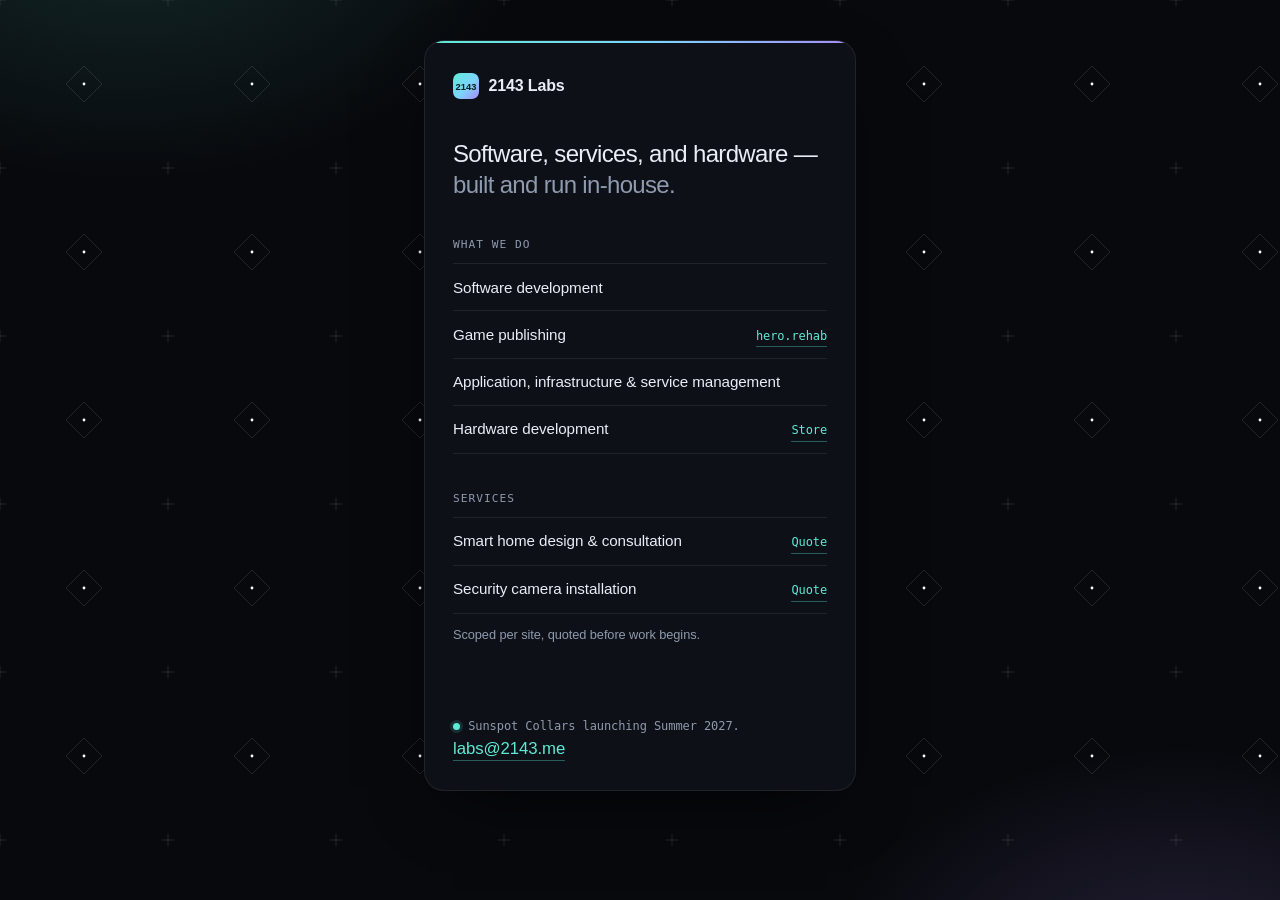
<file: index.html>
<!doctype html>
<html lang="en">
<head>
  <meta charset="utf-8">
  <meta name="viewport" content="width=device-width, initial-scale=1">
  <title>2143 Labs</title>
  <meta name="description" content="Software development, game publishing, infrastructure, hardware, and on-site services from 2143 Labs.">
  <meta name="theme-color" content="#08090d">
  <meta name="color-scheme" content="dark">
  <link rel="icon" href="/favicon.svg" type="image/svg+xml">
  <link rel="canonical" href="https://labs.2143.me/">
  <meta property="og:type" content="website">
  <meta property="og:title" content="2143 Labs">
  <meta property="og:description" content="Software development, game publishing, infrastructure, hardware, and on-site services.">
  <meta property="og:url" content="https://labs.2143.me/">
  <link rel="stylesheet" href="/style.css">
</head>
<body>
  <main class="viewport">
    <header class="brand">
      <img src="/favicon.svg" alt="" width="26" height="26">
      <span>2143 Labs</span>
    </header>

    <p class="lede">
      Software, services, and hardware —
      <span class="lede__tail">built and run in-house.</span>
    </p>

    <h2 class="section">What we do</h2>
    <ul class="products">
      <li><span>Software development</span></li>
      <li><span>Game publishing</span> <a class="detail" href="https://hero.rehab">hero.rehab</a></li>
      <li><span>Application, infrastructure &amp; service management</span></li>
      <li><span>Hardware development</span> <a class="detail" href="/store/">Store</a></li>
    </ul>

    <h2 class="section">Services</h2>
    <ul class="products">
      <li>
        <span>Smart home design &amp; consultation</span>
        <a class="detail" href="mailto:labs@2143.me?subject=Smart%20home%20consultation">Quote</a>
      </li>
      <li>
        <span>Security camera installation</span>
        <a class="detail" href="mailto:labs@2143.me?subject=Camera%20installation">Quote</a>
      </li>
    </ul>
    <p class="note">Scoped per site, quoted before work begins.</p>

    <footer class="contact">
      <p class="status"><span class="status__dot" aria-hidden="true"></span>Sunspot Collars launching Summer 2027.</p>
      <p><a class="email" href="mailto:labs@2143.me">labs@2143.me</a></p>
    </footer>
  </main>
</body>
</html>
</file>
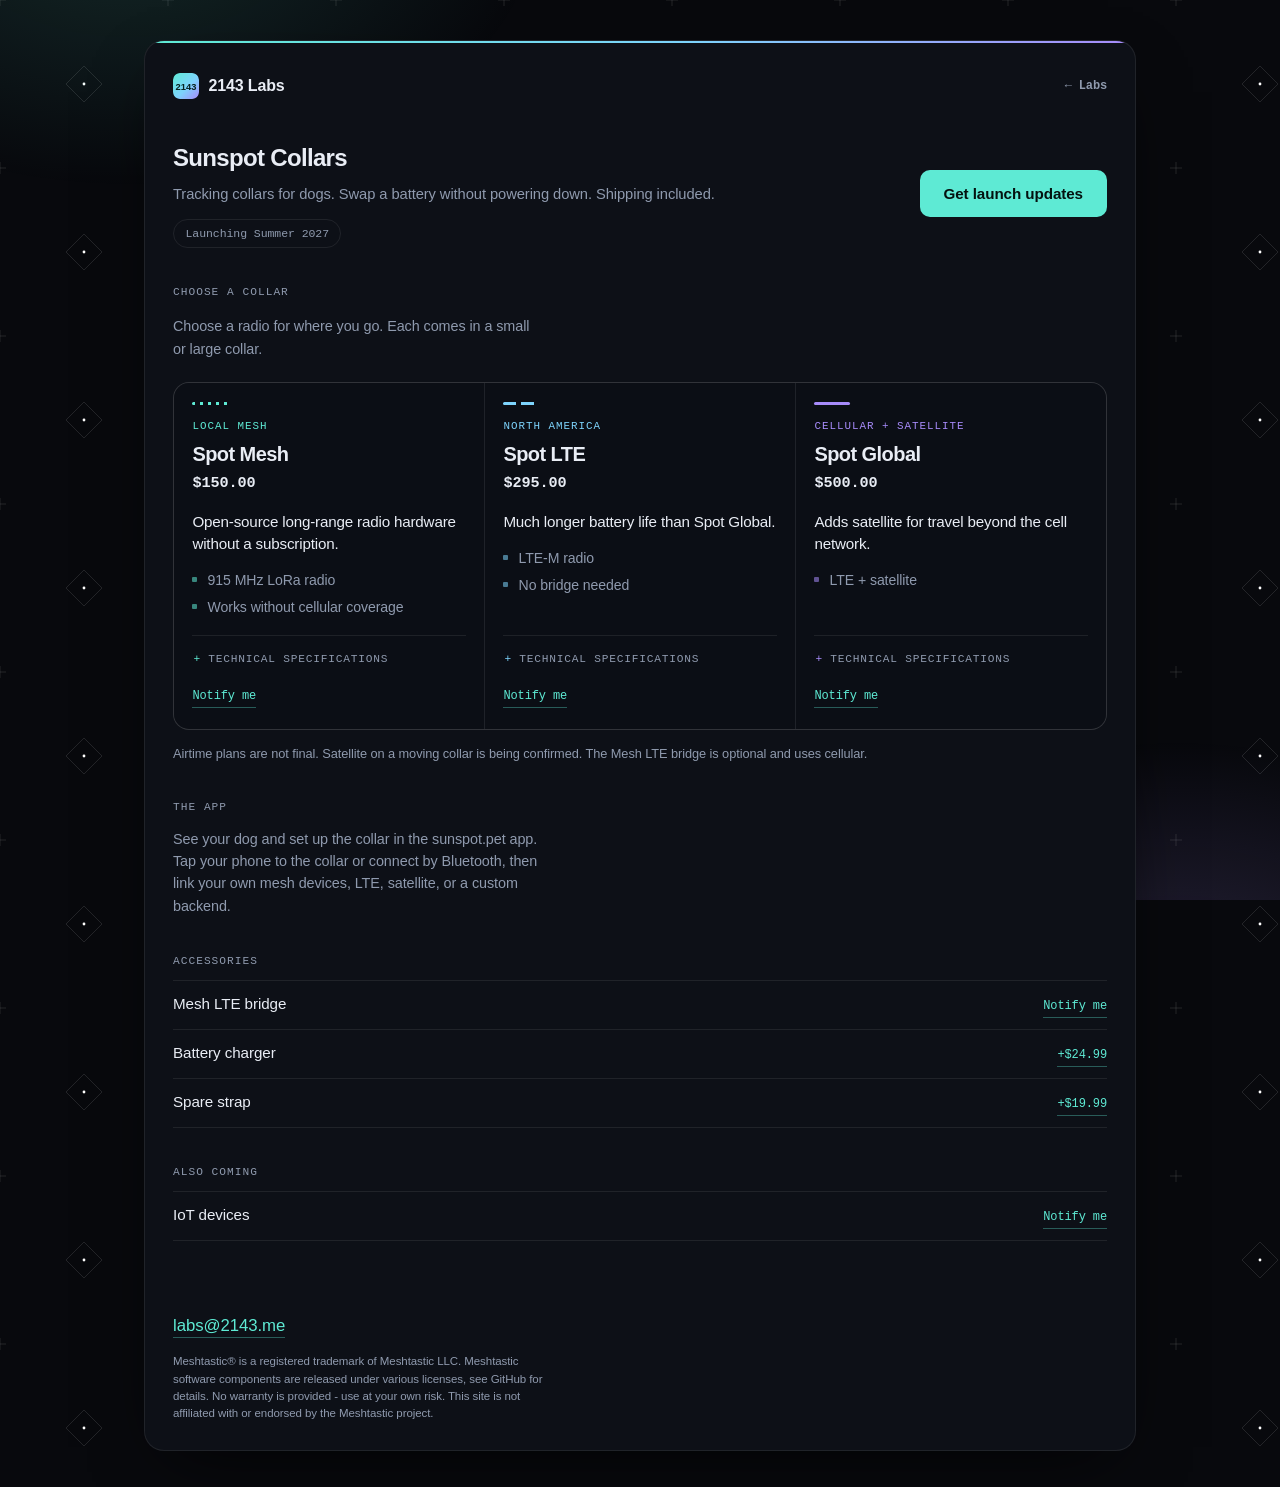
<file: store/index.html>
<!doctype html>
<html lang="en">
<head>
  <meta charset="utf-8">
  <meta name="viewport" content="width=device-width, initial-scale=1">
  <title>Sunspot Collars — 2143 Labs</title>
  <meta name="description" content="Sunspot Collars — dog tracking collars with swappable batteries. Mesh, LTE, and satellite. Launching Summer 2027.">
  <meta name="theme-color" content="#08090d">
  <meta name="color-scheme" content="dark">
  <link rel="icon" href="/favicon.svg" type="image/svg+xml">
  <link rel="canonical" href="https://labs.2143.me/store/">
  <meta property="og:type" content="website">
  <meta property="og:title" content="Sunspot Collars — 2143 Labs">
  <meta property="og:description" content="Dog tracking collars with swappable batteries. Mesh, LTE, and satellite. Launching Summer 2027.">
  <meta property="og:url" content="https://labs.2143.me/store/">
  <meta property="og:image" content="https://labs.2143.me/store/og.png">
  <meta property="og:image:width" content="1200">
  <meta property="og:image:height" content="630">
  <meta property="og:image:alt" content="Sunspot Collars: Spot Mesh, Spot LTE, and Spot Global. Launching Summer 2027.">
  <meta name="twitter:card" content="summary_large_image">
  <link rel="stylesheet" href="/style.css">
</head>
<body>
  <main class="viewport viewport--store">
    <header class="brand">
      <img src="/favicon.svg" alt="" width="26" height="26">
      <span>2143 Labs</span>
      <a class="back" href="/">← Labs</a>
    </header>

    <section class="intro">
      <div class="intro__text">
        <h1 class="intro__name">Sunspot Collars</h1>
        <p class="intro__desc">Tracking collars for dogs. Swap a battery without powering down. Shipping included.</p>
        <p class="launch">Launching Summer 2027</p>
      </div>
      <a class="cta" href="mailto:labs@2143.me?subject=Sunspot%20launch%20updates">Get launch updates</a>
    </section>

    <section aria-labelledby="line-h">
      <h2 class="section" id="line-h">Choose a collar</h2>

      <p class="line__shared">
        Choose a radio for where you go. Each comes in a small or large collar.
      </p>

      <div class="collars">
        <article class="collar collar--mesh" aria-labelledby="collar-mesh">
          <span class="collar__mark" aria-hidden="true"></span>
          <p class="collar__role">Local mesh</p>
          <h3 class="collar__name" id="collar-mesh">Spot Mesh</h3>
          <p class="collar__price">$150.00</p>
          <p class="collar__pitch">
            Open-source long-range radio hardware without a subscription.
          </p>
          <ul class="collar__points">
            <li>915 MHz LoRa radio</li>
            <li>Works without cellular coverage</li>
          </ul>
          <details class="collar__specs">
            <summary aria-label="Technical specifications for Spot Mesh">Technical specifications</summary>
            <dl>
              <dt>Radio</dt>
              <dd>915 MHz LoRa</dd>
              <dt>Network</dt>
              <dd>Local peer mesh; works with <a href="https://meshtastic.org">Meshtastic&reg;</a> networks</dd>
              <dt>Subscription</dt>
              <dd>None for the mesh itself</dd>
            </dl>
          </details>
          <a class="detail collar__cta" href="mailto:labs@2143.me?subject=Spot%20Mesh" aria-label="Notify me about Spot Mesh">Notify me</a>
        </article>

        <article class="collar collar--lte" aria-labelledby="collar-lte">
          <span class="collar__mark" aria-hidden="true"></span>
          <p class="collar__role">North America</p>
          <h3 class="collar__name" id="collar-lte">Spot LTE</h3>
          <p class="collar__price">$295.00</p>
          <p class="collar__pitch">
            Much longer battery life than Spot Global.
          </p>
          <ul class="collar__points">
            <li>LTE-M radio</li>
            <li>No bridge needed</li>
          </ul>
          <details class="collar__specs">
            <summary aria-label="Technical specifications for Spot LTE">Technical specifications</summary>
            <dl>
              <dt>Radio</dt>
              <dd>LTE Cat M1 (LTE-M)</dd>
              <dt>Additional radio</dt>
              <dd>LoRa</dd>
              <dt>Network</dt>
              <dd>US, Canada, and Mexico, where LTE-M service is available</dd>
            </dl>
          </details>
          <a class="detail collar__cta" href="mailto:labs@2143.me?subject=Spot%20LTE" aria-label="Notify me about Spot LTE">Notify me</a>
        </article>

        <article class="collar collar--global" aria-labelledby="collar-global">
          <span class="collar__mark" aria-hidden="true"></span>
          <p class="collar__role">Cellular + satellite</p>
          <h3 class="collar__name" id="collar-global">Spot Global</h3>
          <p class="collar__price">$500.00</p>
          <p class="collar__pitch">
            Adds satellite for travel beyond the cell network.
          </p>
          <ul class="collar__points">
            <li>LTE + satellite</li>
          </ul>
          <details class="collar__specs">
            <summary aria-label="Technical specifications for Spot Global">Technical specifications</summary>
            <dl>
              <dt>Radios</dt>
              <dd>LTE-M and satellite</dd>
              <dt>Additional radio</dt>
              <dd>LoRa</dd>
            </dl>
          </details>
          <a class="detail collar__cta" href="mailto:labs@2143.me?subject=Spot%20Global" aria-label="Notify me about Spot Global">Notify me</a>
        </article>
      </div>

      <p class="terms">
        Airtime plans are not final. Satellite on a moving collar is being confirmed. The Mesh LTE bridge is optional and uses cellular.
      </p>
    </section>

    <h2 class="section">The app</h2>
    <p class="app">
      See your dog and set up the collar in the sunspot.pet app. Tap your phone to
      the collar or connect by Bluetooth, then link your own mesh devices, LTE,
      satellite, or a custom backend.
    </p>

    <h2 class="section">Accessories</h2>
    <ul class="products">
      <li>
        <span>Mesh LTE bridge</span>
        <a class="detail" href="mailto:labs@2143.me?subject=Mesh%20LTE%20bridge">Notify me</a>
      </li>
      <li>
        <span>Battery charger</span>
        <a class="detail" href="mailto:labs@2143.me?subject=Battery%20charger">+$24.99</a>
      </li>
      <li>
        <span>Spare strap</span>
        <a class="detail" href="mailto:labs@2143.me?subject=Spare%20strap">+$19.99</a>
      </li>
    </ul>

    <h2 class="section">Also coming</h2>
    <ul class="products">
      <li>
        <span>IoT devices</span>
        <a class="detail" href="mailto:labs@2143.me?subject=IoT%20devices">Notify me</a>
      </li>
    </ul>

    <footer class="contact">
      <p><a class="email" href="mailto:labs@2143.me">labs@2143.me</a></p>
      <p class="legal">Meshtastic&reg; is a registered trademark of Meshtastic LLC. Meshtastic software components are released under various licenses, see GitHub for details. No warranty is provided - use at your own risk. This site is not affiliated with or endorsed by the Meshtastic project.</p>
    </footer>
  </main>
</body>
</html>
</file>
<file: style.css>
/* 2143 Labs — one page, one stylesheet, no external requests.
   Mobile: the column is the page. Desktop: the column keeps its reading
   width and height, over a tiled background. */

:root {
  --bg: #08090d;
  --panel: #0d1017;
  --text: #e9edf5;
  --muted: #8f9aae;
  --line: rgba(255, 255, 255, 0.08);
  --accent: #5eead4;
  --accent-2: #a78bfa;
  --mono: ui-monospace, SFMono-Regular, "SF Mono", Menlo, Consolas, monospace;
}

* {
  box-sizing: border-box;
}

html {
  -webkit-text-size-adjust: 100%;
}

body {
  margin: 0;
  background-color: var(--bg);
  background-image: url("/tile.svg");
  background-size: 168px 168px;
  color: var(--text);
  font: 400 16px/1.55 ui-sans-serif, -apple-system, "Segoe UI", Roboto, "Helvetica Neue", Arial, sans-serif;
  letter-spacing: -0.005em;
  -webkit-font-smoothing: antialiased;
}

/* Brand glow over the tile. */
body::before {
  content: "";
  position: fixed;
  inset: 0;
  background:
    radial-gradient(42rem 28rem at 10% -10%, rgba(94, 234, 212, 0.14), transparent 62%),
    radial-gradient(38rem 26rem at 92% 110%, rgba(167, 139, 250, 0.18), transparent 60%);
  pointer-events: none;
}

/* The reading column. */
.viewport {
  position: relative;
  display: flex;
  flex-direction: column;
  overflow: hidden;
  margin: 0 auto;
  padding: 1.75rem 1.5rem 2rem;
  min-height: 100svh;
  min-height: 100dvh;
  background: var(--panel);
}

.viewport::before {
  content: "";
  position: absolute;
  inset: 0 0 auto;
  height: 2px;
  background: linear-gradient(90deg, var(--accent), #7dd3fc 55%, var(--accent-2));
}

/* Above phone width the column stops growing, and the tile takes the rest. */
@media (min-width: 42rem) {
  .viewport {
    max-width: 27rem;
    min-height: min(100svh - 5rem, 40rem);
    margin: 2.5rem auto;
    padding: 2rem 1.75rem 1.75rem;
    border: 1px solid var(--line);
    border-radius: 20px;
    box-shadow: 0 24px 70px -28px rgba(0, 0, 0, 0.9);
  }

  /* Inside the framed column the contact block sits at the bottom. */
  .contact {
    margin-top: auto;
    padding-top: 2rem;
  }
}

.brand {
  display: flex;
  align-items: center;
  gap: 0.6rem;
  font-weight: 650;
  letter-spacing: -0.01em;
}

.brand img {
  display: block;
  border-radius: 7px;
}

.lede {
  margin: 2.5rem 0 0;
  font-size: clamp(1.25rem, 5.4vw, 1.5rem);
  line-height: 1.28;
  font-weight: 500;
  letter-spacing: -0.028em;
}

.lede__tail {
  color: var(--muted);
}

.products {
  margin: 2.25rem 0 0;
  padding: 0;
  list-style: none;
  border-top: 1px solid var(--line);
}

.products li {
  display: flex;
  flex-wrap: wrap;
  align-items: baseline;
  justify-content: space-between;
  gap: 0.2rem 0.75rem;
  padding: 0.7rem 0;
  border-bottom: 1px solid var(--line);
  font-size: 0.95rem;
}

.detail {
  font-family: var(--mono);
  font-size: 0.75rem;
  letter-spacing: -0.01em;
  color: var(--muted);
  white-space: nowrap;
}

a.detail {
  color: var(--accent);
  text-decoration: none;
  padding-bottom: 1px;
  border-bottom: 1px solid rgba(94, 234, 212, 0.35);
}

a.detail:hover {
  border-bottom-color: currentColor;
}

.contact {
  margin-top: 2.5rem;
}

.contact p {
  margin: 0;
}

.status {
  display: flex;
  align-items: center;
  gap: 0.5rem;
  margin-bottom: 1rem;
  font-family: var(--mono);
  font-size: 0.75rem;
  color: var(--muted);
}

.status__dot {
  width: 0.45rem;
  height: 0.45rem;
  border-radius: 50%;
  background: var(--accent);
  box-shadow: 0 0 0 3px rgba(94, 234, 212, 0.14);
}

.email {
  font-size: 1.05rem;
  color: var(--accent);
  text-decoration: none;
  padding-bottom: 2px;
  border-bottom: 1px solid rgba(94, 234, 212, 0.35);
}

.email:hover {
  border-bottom-color: currentColor;
}

:focus-visible {
  outline: 2px solid var(--accent);
  outline-offset: 3px;
  border-radius: 4px;
}

/* --- Store ------------------------------------------------------------- */

/* Store-only tokens. The sky tint is already the middle stop of the header
   rule, so the three collars reuse colours the page already carries. */
.viewport--store {
  --sky: #7dd3fc;
  --card: #0b0e15;
}

.back {
  margin-left: auto;
  font-family: var(--mono);
  font-size: 0.75rem;
  color: var(--muted);
  text-decoration: none;
}

.back:hover {
  color: var(--text);
}

.intro {
  margin-top: 2.5rem;
}

.intro__name {
  margin: 0;
  font-size: 1.5rem;
  font-weight: 620;
  letter-spacing: -0.028em;
}

.intro__desc {
  margin: 0.4rem 0 0;
  font-size: 0.92rem;
  color: var(--muted);
}

.section {
  margin: 2.25rem 0 0;
  font-family: var(--mono);
  font-size: 0.7rem;
  font-weight: 500;
  letter-spacing: 0.09em;
  text-transform: uppercase;
  color: var(--muted);
}

.section + .products {
  margin-top: 0.6rem;
}

.note {
  margin: 0.7rem 0 0;
  font-size: 0.8rem;
  color: var(--muted);
}

/* The board every collar shares, stated once as plain text rather than as
   another box competing with the collars. */
.line__shared {
  max-width: 46ch;
  margin: 0.85rem 0 0;
  font-size: 0.9rem;
  line-height: 1.55;
  color: var(--muted);
}

/* One frame, three collars. The 1px grid gap is the divider, so the columns
   are separated by hairlines instead of by more boxes. */
.collars {
  display: grid;
  grid-template-columns: 1fr;
  gap: 1px;
  margin-top: 1.35rem;
  border: 1px solid var(--line);
  border-radius: 16px;
  background: var(--line);
  overflow: hidden;
}

.collar {
  display: flex;
  flex-direction: column;
  padding: 1.2rem 1.15rem 1.3rem;
  background: var(--card);
}

/* A short rule patterned per radio: dotted mesh hops, cellular dashes, solid
   satellite. Decorative, so it is aria-hidden in the markup. */
.collar__mark {
  width: 2.25rem;
  height: 3px;
  border-radius: 999px;
  background-color: var(--tint);
}

.collar--mesh {
  --tint: var(--accent);
}

.collar--mesh .collar__mark,
.collar--lte .collar__mark {
  background-color: transparent;
}

.collar--mesh .collar__mark {
  background-image: repeating-linear-gradient(90deg, var(--tint) 0 3px, transparent 3px 8px);
}

.collar--lte {
  --tint: var(--sky);
}

.collar--lte .collar__mark {
  background-image: repeating-linear-gradient(90deg, var(--tint) 0 13px, transparent 13px 18px);
}

.collar--global {
  --tint: var(--accent-2);
}

.collar__role {
  margin: 0.8rem 0 0;
  font-family: var(--mono);
  font-size: 0.68rem;
  letter-spacing: 0.09em;
  text-transform: uppercase;
  color: var(--tint);
}

.collar__name {
  margin: 0.3rem 0 0;
  font-size: 1.25rem;
  font-weight: 650;
  letter-spacing: -0.028em;
}

.collar__price {
  margin: 0.1rem 0 0;
  font-family: var(--mono);
  font-size: 0.95rem;
  font-weight: 600;
}

/* The one line that separates this collar from the other two. */
.collar__pitch {
  margin: 1rem 0 0;
  font-size: 0.95rem;
  line-height: 1.45;
  letter-spacing: -0.012em;
}

/* Absorbs whatever slack the pitch leaves, so the disclosure row and the
   call to action land on the same line across all three cards. */
.collar__points {
  flex-grow: 1;
  margin: 0.9rem 0 0;
  padding: 0;
  list-style: none;
  font-size: 0.88rem;
  line-height: 1.5;
  color: var(--muted);
}

.collar__points li {
  position: relative;
  padding-left: 0.95rem;
}

.collar__points li + li {
  margin-top: 0.4rem;
}

.collar__points li::before {
  content: "";
  position: absolute;
  left: 0;
  top: 0.5em;
  width: 5px;
  height: 5px;
  border-radius: 1px;
  background: var(--tint);
  opacity: 0.55;
}

/* Optional detail behind a native disclosure: no script, and the keyboard and
   screen-reader behaviour comes for free. */
.collar__specs {
  margin-top: 1.05rem;
  padding-top: 0.9rem;
  border-top: 1px solid var(--line);
}

.collar__specs summary {
  display: flex;
  align-items: center;
  gap: 0.4rem;
  cursor: pointer;
  list-style: none;
  font-family: var(--mono);
  font-size: 0.7rem;
  letter-spacing: 0.07em;
  text-transform: uppercase;
  color: var(--muted);
}

.collar__specs summary::-webkit-details-marker {
  display: none;
}

.collar__specs summary::before {
  content: "+";
  width: 0.85em;
  text-align: center;
  color: var(--tint);
}

.collar__specs[open] summary::before {
  content: "−";
}

.collar__specs summary:hover,
.collar__specs[open] summary {
  color: var(--text);
}

.collar__specs dl {
  margin: 0.75rem 0 0;
}

.collar__specs dt {
  font-family: var(--mono);
  font-size: 0.7rem;
  letter-spacing: 0.05em;
  text-transform: uppercase;
  color: var(--muted);
}

.collar__specs dd {
  margin: 0.15rem 0 0.7rem;
  font-size: 0.88rem;
  line-height: 1.45;
}

.collar__specs dd:last-child {
  margin-bottom: 0;
}

/* Sits on the card floor, so the three call to action links line up. */
.collar__cta {
  align-self: flex-start;
  margin-top: auto;
  padding-top: 1.2rem;
}

/* The one caveat the line shares: airtime, satellite status, and the optional
   bridge. */
.terms {
  margin: 0.9rem 0 0;
  font-size: 0.8rem;
  line-height: 1.5;
  color: var(--muted);
}

/* The only link inside the specs (the Meshtastic attribution link). */
.collar__specs a {
  color: var(--accent);
  text-decoration: none;
  border-bottom: 1px solid rgba(94, 234, 212, 0.35);
}

.collar__specs a:hover {
  border-bottom-color: currentColor;
}

/* How owners use the collar: the app, pairing, and where it can connect. */
.app {
  max-width: 46ch;
  margin: 0.7rem 0 0;
  font-size: 0.9rem;
  line-height: 1.55;
  color: var(--muted);
}

/* Trademark attribution required when the Meshtastic name appears. */
.contact .legal {
  max-width: 60ch;
  margin-top: 0.9rem;
  font-size: 0.72rem;
  line-height: 1.5;
  color: var(--muted);
}

.cta {
  display: block;
  margin-top: 1.15rem;
  padding: 0.72rem 1rem;
  border-radius: 10px;
  background: var(--accent);
  color: #04120f;
  font-size: 0.95rem;
  font-weight: 650;
  text-align: center;
  text-decoration: none;
}

.cta:hover {
  background: #7bf0dd;
}

.launch {
  display: inline-block;
  margin: 0.85rem 0 0;
  padding: 0.3rem 0.72rem;
  border: 1px solid var(--line);
  border-radius: 999px;
  font-family: var(--mono);
  font-size: 0.72rem;
  color: var(--muted);
}

/* Three collars side by side need a stage wider than the reading column.
   Below this width the framed column stays exactly as the landing page has
   it, and the collars stack. */
@media (min-width: 56rem) {
  .viewport--store {
    max-width: 62rem;
  }

  .collars {
    grid-template-columns: repeat(3, 1fr);
  }

  .intro {
    display: flex;
    align-items: center;
    justify-content: space-between;
    gap: 2rem;
  }

  .intro .cta {
    flex: none;
    margin-top: 0;
    padding-inline: 1.5rem;
  }
}
</file>
